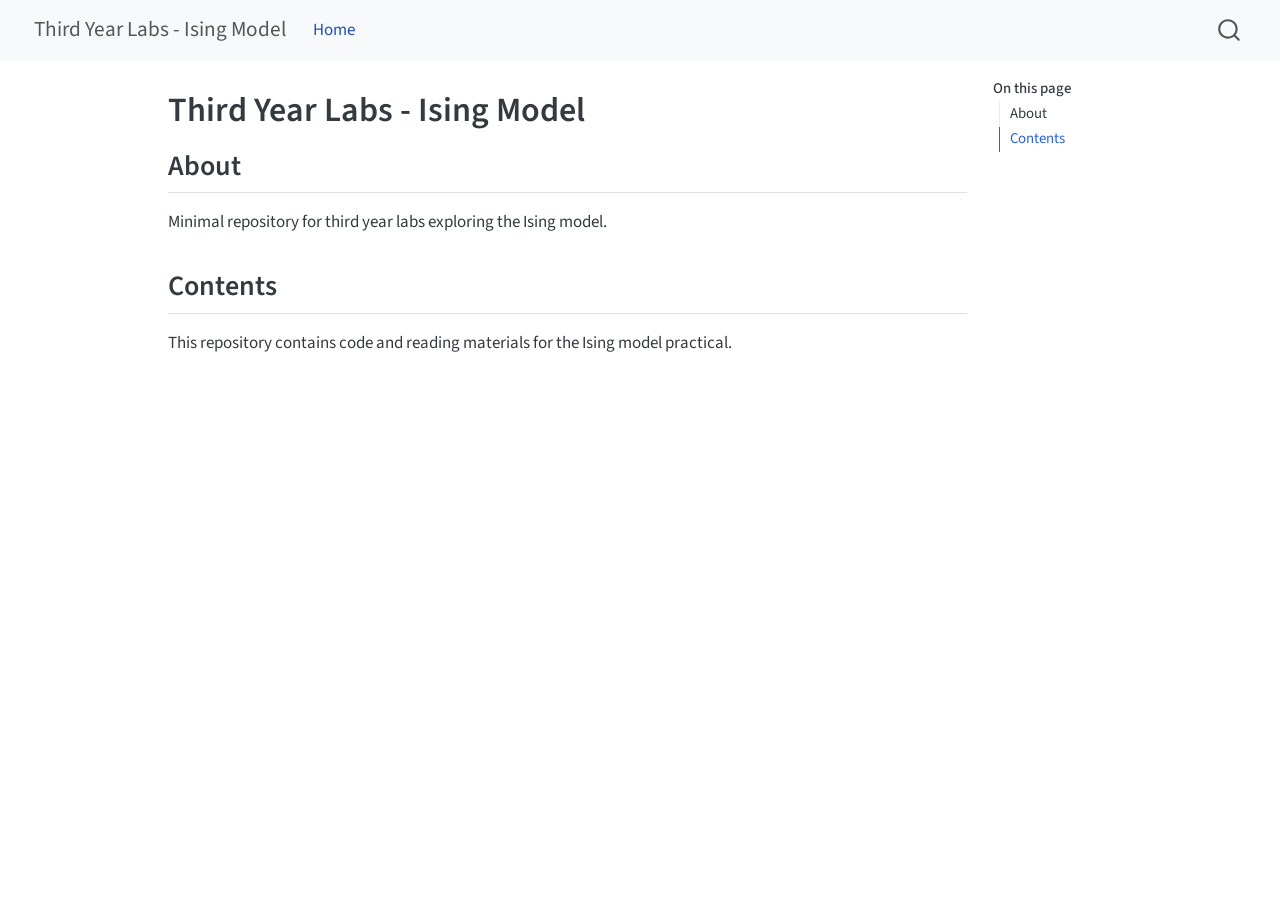
<file: docs/index.html>
<!DOCTYPE html>
<html xmlns="http://www.w3.org/1999/xhtml" lang="en" xml:lang="en"><head>

<meta charset="utf-8">
<meta name="generator" content="quarto-1.8.25">

<meta name="viewport" content="width=device-width, initial-scale=1.0, user-scalable=yes">


<title>Third Year Labs - Ising Model</title>
<style>
code{white-space: pre-wrap;}
span.smallcaps{font-variant: small-caps;}
div.columns{display: flex; gap: min(4vw, 1.5em);}
div.column{flex: auto; overflow-x: auto;}
div.hanging-indent{margin-left: 1.5em; text-indent: -1.5em;}
ul.task-list{list-style: none;}
ul.task-list li input[type="checkbox"] {
  width: 0.8em;
  margin: 0 0.8em 0.2em -1em; /* quarto-specific, see https://github.com/quarto-dev/quarto-cli/issues/4556 */ 
  vertical-align: middle;
}
</style>


<script src="site_libs/quarto-nav/quarto-nav.js"></script>
<script src="site_libs/quarto-nav/headroom.min.js"></script>
<script src="site_libs/clipboard/clipboard.min.js"></script>
<script src="site_libs/quarto-search/autocomplete.umd.js"></script>
<script src="site_libs/quarto-search/fuse.min.js"></script>
<script src="site_libs/quarto-search/quarto-search.js"></script>
<meta name="quarto:offset" content="./">
<script src="site_libs/quarto-html/quarto.js" type="module"></script>
<script src="site_libs/quarto-html/tabsets/tabsets.js" type="module"></script>
<script src="site_libs/quarto-html/axe/axe-check.js" type="module"></script>
<script src="site_libs/quarto-html/popper.min.js"></script>
<script src="site_libs/quarto-html/tippy.umd.min.js"></script>
<script src="site_libs/quarto-html/anchor.min.js"></script>
<link href="site_libs/quarto-html/tippy.css" rel="stylesheet">
<link href="site_libs/quarto-html/quarto-syntax-highlighting-7b89279ff1a6dce999919e0e67d4d9ec.css" rel="stylesheet" id="quarto-text-highlighting-styles">
<script src="site_libs/bootstrap/bootstrap.min.js"></script>
<link href="site_libs/bootstrap/bootstrap-icons.css" rel="stylesheet">
<link href="site_libs/bootstrap/bootstrap-5b4ad623e5705c0698d39aec6f10cf02.min.css" rel="stylesheet" append-hash="true" id="quarto-bootstrap" data-mode="light">
<script id="quarto-search-options" type="application/json">{
  "location": "navbar",
  "copy-button": false,
  "collapse-after": 3,
  "panel-placement": "end",
  "type": "overlay",
  "limit": 50,
  "keyboard-shortcut": [
    "f",
    "/",
    "s"
  ],
  "show-item-context": false,
  "language": {
    "search-no-results-text": "No results",
    "search-matching-documents-text": "matching documents",
    "search-copy-link-title": "Copy link to search",
    "search-hide-matches-text": "Hide additional matches",
    "search-more-match-text": "more match in this document",
    "search-more-matches-text": "more matches in this document",
    "search-clear-button-title": "Clear",
    "search-text-placeholder": "",
    "search-detached-cancel-button-title": "Cancel",
    "search-submit-button-title": "Submit",
    "search-label": "Search"
  }
}</script>


<link rel="stylesheet" href="styles.css">
</head>

<body class="nav-fixed quarto-light">

<div id="quarto-search-results"></div>
  <header id="quarto-header" class="headroom fixed-top">
    <nav class="navbar navbar-expand-lg " data-bs-theme="dark">
      <div class="navbar-container container-fluid">
      <div class="navbar-brand-container mx-auto">
    <a href="./index.html" class="navbar-brand navbar-brand-logo">
    </a>
    <a class="navbar-brand" href="./index.html">
    <span class="navbar-title">Third Year Labs - Ising Model</span>
    </a>
  </div>
            <div id="quarto-search" class="" title="Search"></div>
          <button class="navbar-toggler" type="button" data-bs-toggle="collapse" data-bs-target="#navbarCollapse" aria-controls="navbarCollapse" role="menu" aria-expanded="false" aria-label="Toggle navigation" onclick="if (window.quartoToggleHeadroom) { window.quartoToggleHeadroom(); }">
  <span class="navbar-toggler-icon"></span>
</button>
          <div class="collapse navbar-collapse" id="navbarCollapse">
            <ul class="navbar-nav navbar-nav-scroll me-auto">
  <li class="nav-item">
    <a class="nav-link active" href="./index.html" aria-current="page"> 
<span class="menu-text">Home</span></a>
  </li>  
</ul>
          </div> <!-- /navcollapse -->
            <div class="quarto-navbar-tools">
</div>
      </div> <!-- /container-fluid -->
    </nav>
</header>
<!-- content -->
<div id="quarto-content" class="quarto-container page-columns page-rows-contents page-layout-article page-navbar">
<!-- sidebar -->
<!-- margin-sidebar -->
    <div id="quarto-margin-sidebar" class="sidebar margin-sidebar">
        <nav id="TOC" role="doc-toc" class="toc-active">
    <h2 id="toc-title">On this page</h2>
   
  <ul>
  <li><a href="#about" id="toc-about" class="nav-link active" data-scroll-target="#about">About</a></li>
  <li><a href="#contents" id="toc-contents" class="nav-link" data-scroll-target="#contents">Contents</a></li>
  </ul>
</nav>
    </div>
<!-- main -->
<main class="content" id="quarto-document-content">

<header id="title-block-header" class="quarto-title-block default">
<div class="quarto-title">
<h1 class="title">Third Year Labs - Ising Model</h1>
</div>



<div class="quarto-title-meta">

    
  
    
  </div>
  


</header>


<section id="about" class="level2">
<h2 class="anchored" data-anchor-id="about">About</h2>
<p>Minimal repository for third year labs exploring the Ising model.</p>
</section>
<section id="contents" class="level2">
<h2 class="anchored" data-anchor-id="contents">Contents</h2>
<p>This repository contains code and reading materials for the Ising model practical.</p>


</section>

</main> <!-- /main -->
<script id="quarto-html-after-body" type="application/javascript">
  window.document.addEventListener("DOMContentLoaded", function (event) {
    const icon = "";
    const anchorJS = new window.AnchorJS();
    anchorJS.options = {
      placement: 'right',
      icon: icon
    };
    anchorJS.add('.anchored');
    const isCodeAnnotation = (el) => {
      for (const clz of el.classList) {
        if (clz.startsWith('code-annotation-')) {                     
          return true;
        }
      }
      return false;
    }
    const onCopySuccess = function(e) {
      // button target
      const button = e.trigger;
      // don't keep focus
      button.blur();
      // flash "checked"
      button.classList.add('code-copy-button-checked');
      var currentTitle = button.getAttribute("title");
      button.setAttribute("title", "Copied!");
      let tooltip;
      if (window.bootstrap) {
        button.setAttribute("data-bs-toggle", "tooltip");
        button.setAttribute("data-bs-placement", "left");
        button.setAttribute("data-bs-title", "Copied!");
        tooltip = new bootstrap.Tooltip(button, 
          { trigger: "manual", 
            customClass: "code-copy-button-tooltip",
            offset: [0, -8]});
        tooltip.show();    
      }
      setTimeout(function() {
        if (tooltip) {
          tooltip.hide();
          button.removeAttribute("data-bs-title");
          button.removeAttribute("data-bs-toggle");
          button.removeAttribute("data-bs-placement");
        }
        button.setAttribute("title", currentTitle);
        button.classList.remove('code-copy-button-checked');
      }, 1000);
      // clear code selection
      e.clearSelection();
    }
    const getTextToCopy = function(trigger) {
      const outerScaffold = trigger.parentElement.cloneNode(true);
      const codeEl = outerScaffold.querySelector('code');
      for (const childEl of codeEl.children) {
        if (isCodeAnnotation(childEl)) {
          childEl.remove();
        }
      }
      return codeEl.innerText;
    }
    const clipboard = new window.ClipboardJS('.code-copy-button:not([data-in-quarto-modal])', {
      text: getTextToCopy
    });
    clipboard.on('success', onCopySuccess);
    if (window.document.getElementById('quarto-embedded-source-code-modal')) {
      const clipboardModal = new window.ClipboardJS('.code-copy-button[data-in-quarto-modal]', {
        text: getTextToCopy,
        container: window.document.getElementById('quarto-embedded-source-code-modal')
      });
      clipboardModal.on('success', onCopySuccess);
    }
      var localhostRegex = new RegExp(/^(?:http|https):\/\/localhost\:?[0-9]*\//);
      var mailtoRegex = new RegExp(/^mailto:/);
        var filterRegex = new RegExp('/' + window.location.host + '/');
      var isInternal = (href) => {
          return filterRegex.test(href) || localhostRegex.test(href) || mailtoRegex.test(href);
      }
      // Inspect non-navigation links and adorn them if external
     var links = window.document.querySelectorAll('a[href]:not(.nav-link):not(.navbar-brand):not(.toc-action):not(.sidebar-link):not(.sidebar-item-toggle):not(.pagination-link):not(.no-external):not([aria-hidden]):not(.dropdown-item):not(.quarto-navigation-tool):not(.about-link)');
      for (var i=0; i<links.length; i++) {
        const link = links[i];
        if (!isInternal(link.href)) {
          // undo the damage that might have been done by quarto-nav.js in the case of
          // links that we want to consider external
          if (link.dataset.originalHref !== undefined) {
            link.href = link.dataset.originalHref;
          }
        }
      }
    function tippyHover(el, contentFn, onTriggerFn, onUntriggerFn) {
      const config = {
        allowHTML: true,
        maxWidth: 500,
        delay: 100,
        arrow: false,
        appendTo: function(el) {
            return el.parentElement;
        },
        interactive: true,
        interactiveBorder: 10,
        theme: 'quarto',
        placement: 'bottom-start',
      };
      if (contentFn) {
        config.content = contentFn;
      }
      if (onTriggerFn) {
        config.onTrigger = onTriggerFn;
      }
      if (onUntriggerFn) {
        config.onUntrigger = onUntriggerFn;
      }
      window.tippy(el, config); 
    }
    const noterefs = window.document.querySelectorAll('a[role="doc-noteref"]');
    for (var i=0; i<noterefs.length; i++) {
      const ref = noterefs[i];
      tippyHover(ref, function() {
        // use id or data attribute instead here
        let href = ref.getAttribute('data-footnote-href') || ref.getAttribute('href');
        try { href = new URL(href).hash; } catch {}
        const id = href.replace(/^#\/?/, "");
        const note = window.document.getElementById(id);
        if (note) {
          return note.innerHTML;
        } else {
          return "";
        }
      });
    }
    const xrefs = window.document.querySelectorAll('a.quarto-xref');
    const processXRef = (id, note) => {
      // Strip column container classes
      const stripColumnClz = (el) => {
        el.classList.remove("page-full", "page-columns");
        if (el.children) {
          for (const child of el.children) {
            stripColumnClz(child);
          }
        }
      }
      stripColumnClz(note)
      if (id === null || id.startsWith('sec-')) {
        // Special case sections, only their first couple elements
        const container = document.createElement("div");
        if (note.children && note.children.length > 2) {
          container.appendChild(note.children[0].cloneNode(true));
          for (let i = 1; i < note.children.length; i++) {
            const child = note.children[i];
            if (child.tagName === "P" && child.innerText === "") {
              continue;
            } else {
              container.appendChild(child.cloneNode(true));
              break;
            }
          }
          if (window.Quarto?.typesetMath) {
            window.Quarto.typesetMath(container);
          }
          return container.innerHTML
        } else {
          if (window.Quarto?.typesetMath) {
            window.Quarto.typesetMath(note);
          }
          return note.innerHTML;
        }
      } else {
        // Remove any anchor links if they are present
        const anchorLink = note.querySelector('a.anchorjs-link');
        if (anchorLink) {
          anchorLink.remove();
        }
        if (window.Quarto?.typesetMath) {
          window.Quarto.typesetMath(note);
        }
        if (note.classList.contains("callout")) {
          return note.outerHTML;
        } else {
          return note.innerHTML;
        }
      }
    }
    for (var i=0; i<xrefs.length; i++) {
      const xref = xrefs[i];
      tippyHover(xref, undefined, function(instance) {
        instance.disable();
        let url = xref.getAttribute('href');
        let hash = undefined; 
        if (url.startsWith('#')) {
          hash = url;
        } else {
          try { hash = new URL(url).hash; } catch {}
        }
        if (hash) {
          const id = hash.replace(/^#\/?/, "");
          const note = window.document.getElementById(id);
          if (note !== null) {
            try {
              const html = processXRef(id, note.cloneNode(true));
              instance.setContent(html);
            } finally {
              instance.enable();
              instance.show();
            }
          } else {
            // See if we can fetch this
            fetch(url.split('#')[0])
            .then(res => res.text())
            .then(html => {
              const parser = new DOMParser();
              const htmlDoc = parser.parseFromString(html, "text/html");
              const note = htmlDoc.getElementById(id);
              if (note !== null) {
                const html = processXRef(id, note);
                instance.setContent(html);
              } 
            }).finally(() => {
              instance.enable();
              instance.show();
            });
          }
        } else {
          // See if we can fetch a full url (with no hash to target)
          // This is a special case and we should probably do some content thinning / targeting
          fetch(url)
          .then(res => res.text())
          .then(html => {
            const parser = new DOMParser();
            const htmlDoc = parser.parseFromString(html, "text/html");
            const note = htmlDoc.querySelector('main.content');
            if (note !== null) {
              // This should only happen for chapter cross references
              // (since there is no id in the URL)
              // remove the first header
              if (note.children.length > 0 && note.children[0].tagName === "HEADER") {
                note.children[0].remove();
              }
              const html = processXRef(null, note);
              instance.setContent(html);
            } 
          }).finally(() => {
            instance.enable();
            instance.show();
          });
        }
      }, function(instance) {
      });
    }
        let selectedAnnoteEl;
        const selectorForAnnotation = ( cell, annotation) => {
          let cellAttr = 'data-code-cell="' + cell + '"';
          let lineAttr = 'data-code-annotation="' +  annotation + '"';
          const selector = 'span[' + cellAttr + '][' + lineAttr + ']';
          return selector;
        }
        const selectCodeLines = (annoteEl) => {
          const doc = window.document;
          const targetCell = annoteEl.getAttribute("data-target-cell");
          const targetAnnotation = annoteEl.getAttribute("data-target-annotation");
          const annoteSpan = window.document.querySelector(selectorForAnnotation(targetCell, targetAnnotation));
          const lines = annoteSpan.getAttribute("data-code-lines").split(",");
          const lineIds = lines.map((line) => {
            return targetCell + "-" + line;
          })
          let top = null;
          let height = null;
          let parent = null;
          if (lineIds.length > 0) {
              //compute the position of the single el (top and bottom and make a div)
              const el = window.document.getElementById(lineIds[0]);
              top = el.offsetTop;
              height = el.offsetHeight;
              parent = el.parentElement.parentElement;
            if (lineIds.length > 1) {
              const lastEl = window.document.getElementById(lineIds[lineIds.length - 1]);
              const bottom = lastEl.offsetTop + lastEl.offsetHeight;
              height = bottom - top;
            }
            if (top !== null && height !== null && parent !== null) {
              // cook up a div (if necessary) and position it 
              let div = window.document.getElementById("code-annotation-line-highlight");
              if (div === null) {
                div = window.document.createElement("div");
                div.setAttribute("id", "code-annotation-line-highlight");
                div.style.position = 'absolute';
                parent.appendChild(div);
              }
              div.style.top = top - 2 + "px";
              div.style.height = height + 4 + "px";
              div.style.left = 0;
              let gutterDiv = window.document.getElementById("code-annotation-line-highlight-gutter");
              if (gutterDiv === null) {
                gutterDiv = window.document.createElement("div");
                gutterDiv.setAttribute("id", "code-annotation-line-highlight-gutter");
                gutterDiv.style.position = 'absolute';
                const codeCell = window.document.getElementById(targetCell);
                const gutter = codeCell.querySelector('.code-annotation-gutter');
                gutter.appendChild(gutterDiv);
              }
              gutterDiv.style.top = top - 2 + "px";
              gutterDiv.style.height = height + 4 + "px";
            }
            selectedAnnoteEl = annoteEl;
          }
        };
        const unselectCodeLines = () => {
          const elementsIds = ["code-annotation-line-highlight", "code-annotation-line-highlight-gutter"];
          elementsIds.forEach((elId) => {
            const div = window.document.getElementById(elId);
            if (div) {
              div.remove();
            }
          });
          selectedAnnoteEl = undefined;
        };
          // Handle positioning of the toggle
      window.addEventListener(
        "resize",
        throttle(() => {
          elRect = undefined;
          if (selectedAnnoteEl) {
            selectCodeLines(selectedAnnoteEl);
          }
        }, 10)
      );
      function throttle(fn, ms) {
      let throttle = false;
      let timer;
        return (...args) => {
          if(!throttle) { // first call gets through
              fn.apply(this, args);
              throttle = true;
          } else { // all the others get throttled
              if(timer) clearTimeout(timer); // cancel #2
              timer = setTimeout(() => {
                fn.apply(this, args);
                timer = throttle = false;
              }, ms);
          }
        };
      }
        // Attach click handler to the DT
        const annoteDls = window.document.querySelectorAll('dt[data-target-cell]');
        for (const annoteDlNode of annoteDls) {
          annoteDlNode.addEventListener('click', (event) => {
            const clickedEl = event.target;
            if (clickedEl !== selectedAnnoteEl) {
              unselectCodeLines();
              const activeEl = window.document.querySelector('dt[data-target-cell].code-annotation-active');
              if (activeEl) {
                activeEl.classList.remove('code-annotation-active');
              }
              selectCodeLines(clickedEl);
              clickedEl.classList.add('code-annotation-active');
            } else {
              // Unselect the line
              unselectCodeLines();
              clickedEl.classList.remove('code-annotation-active');
            }
          });
        }
    const findCites = (el) => {
      const parentEl = el.parentElement;
      if (parentEl) {
        const cites = parentEl.dataset.cites;
        if (cites) {
          return {
            el,
            cites: cites.split(' ')
          };
        } else {
          return findCites(el.parentElement)
        }
      } else {
        return undefined;
      }
    };
    var bibliorefs = window.document.querySelectorAll('a[role="doc-biblioref"]');
    for (var i=0; i<bibliorefs.length; i++) {
      const ref = bibliorefs[i];
      const citeInfo = findCites(ref);
      if (citeInfo) {
        tippyHover(citeInfo.el, function() {
          var popup = window.document.createElement('div');
          citeInfo.cites.forEach(function(cite) {
            var citeDiv = window.document.createElement('div');
            citeDiv.classList.add('hanging-indent');
            citeDiv.classList.add('csl-entry');
            var biblioDiv = window.document.getElementById('ref-' + cite);
            if (biblioDiv) {
              citeDiv.innerHTML = biblioDiv.innerHTML;
            }
            popup.appendChild(citeDiv);
          });
          return popup.innerHTML;
        });
      }
    }
  });
  </script>
</div> <!-- /content -->




</body></html>
</file>
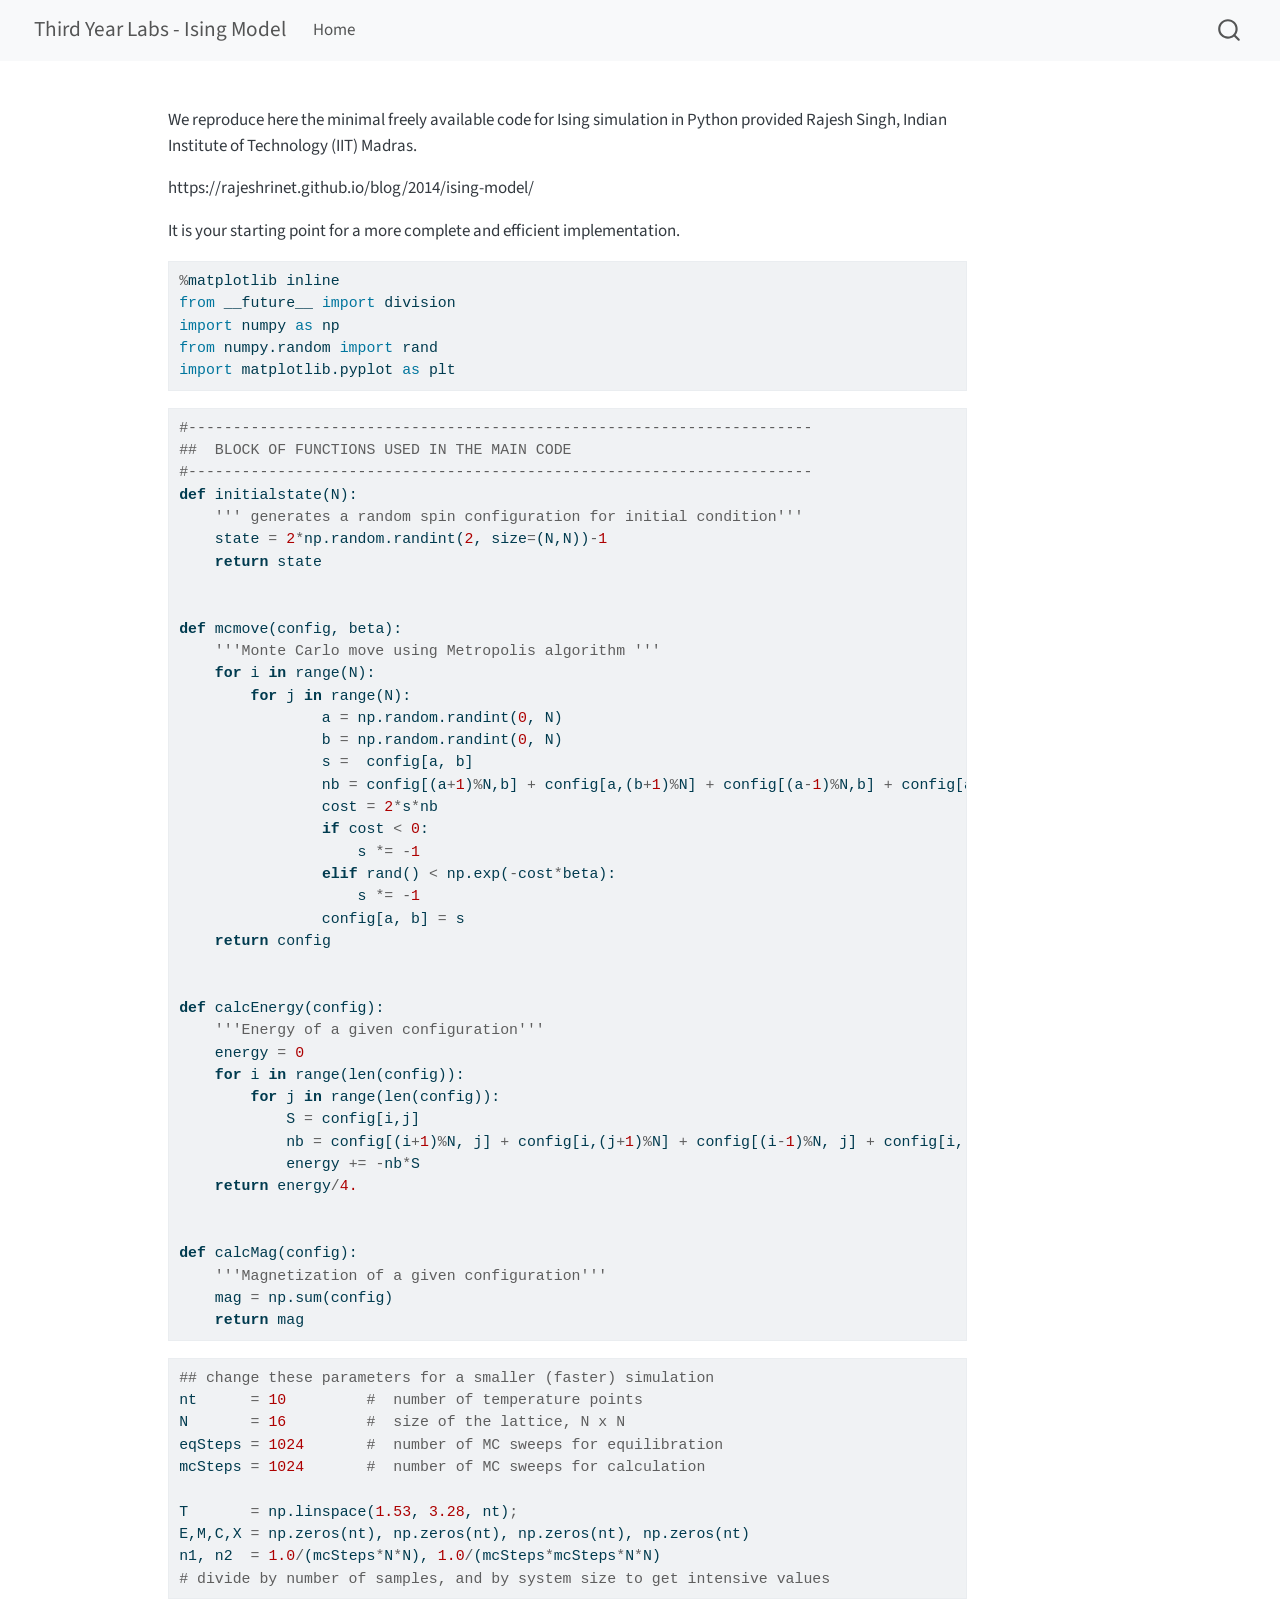
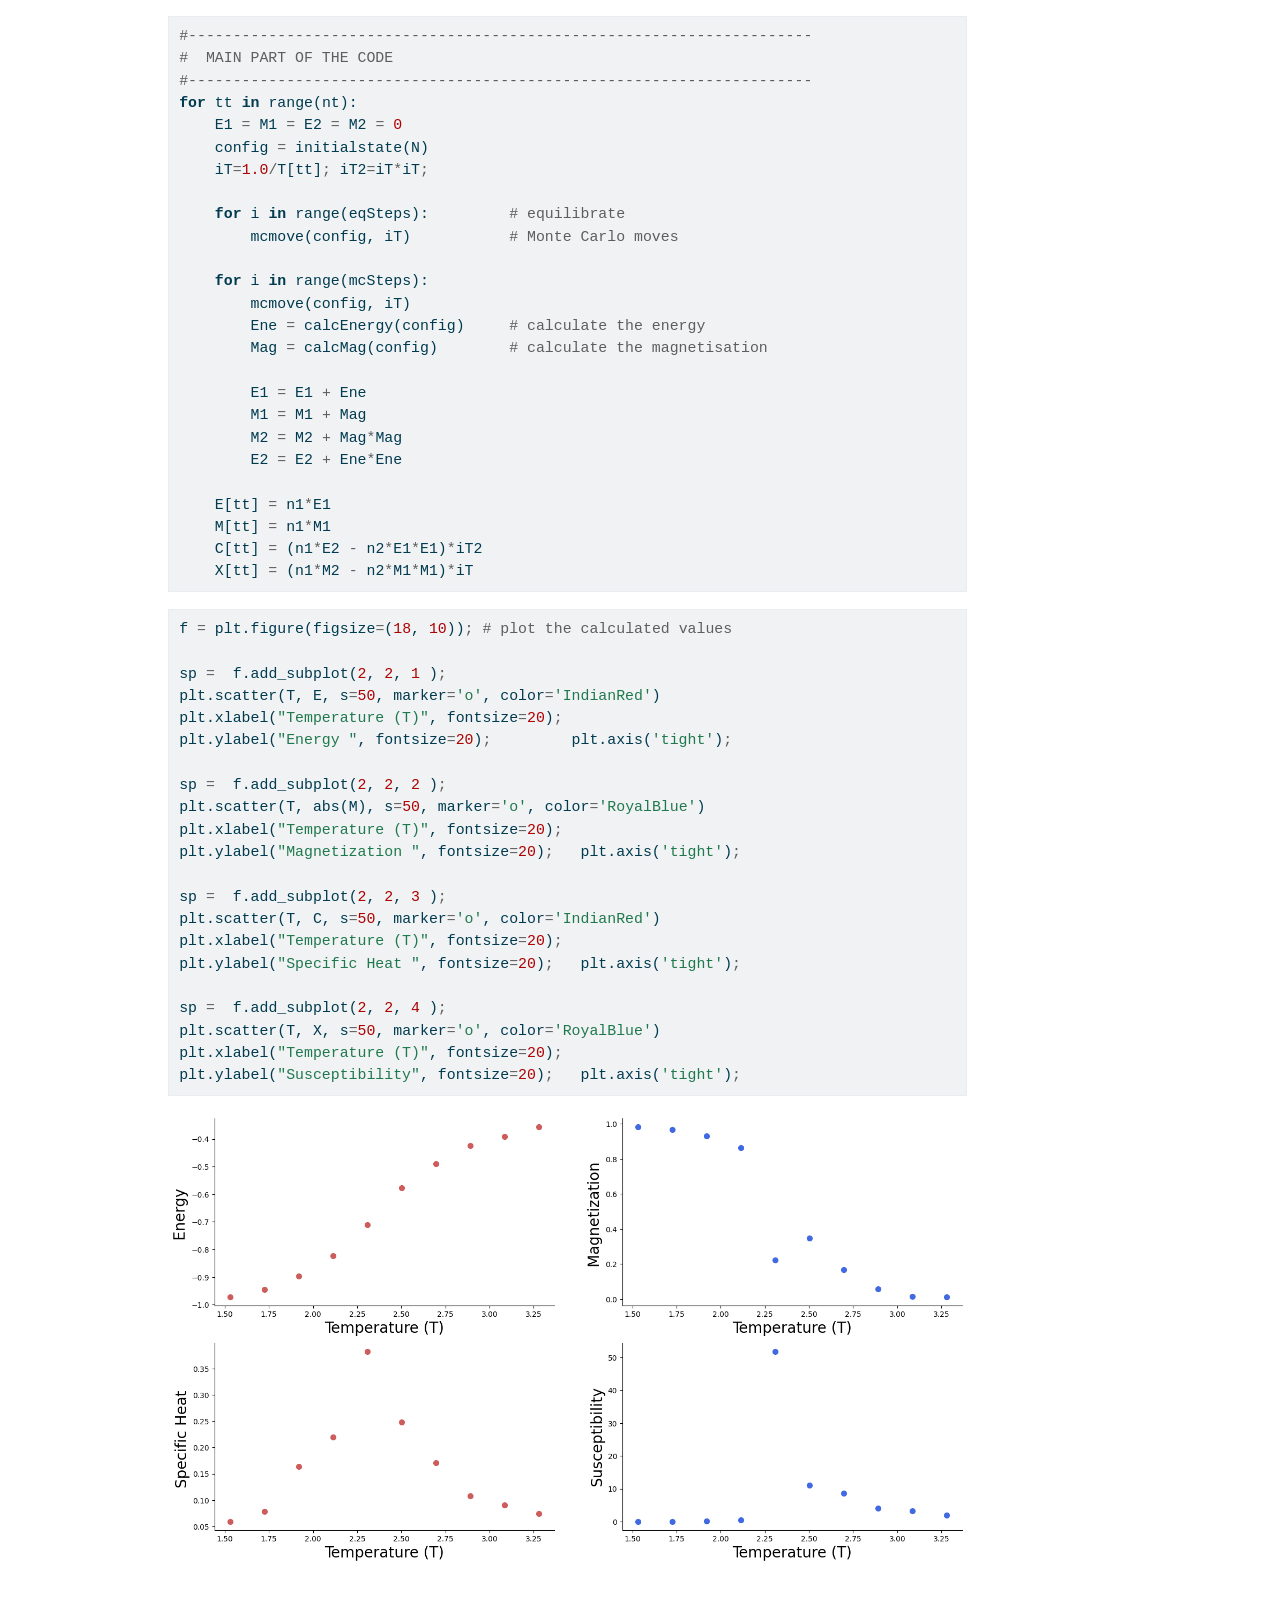
<file: docs/code/ising.html>
<!DOCTYPE html>
<html xmlns="http://www.w3.org/1999/xhtml" lang="en" xml:lang="en"><head>

<meta charset="utf-8">
<meta name="generator" content="quarto-1.8.25">

<meta name="viewport" content="width=device-width, initial-scale=1.0, user-scalable=yes">


<title>ising – Third Year Labs - Ising Model</title>
<style>
code{white-space: pre-wrap;}
span.smallcaps{font-variant: small-caps;}
div.columns{display: flex; gap: min(4vw, 1.5em);}
div.column{flex: auto; overflow-x: auto;}
div.hanging-indent{margin-left: 1.5em; text-indent: -1.5em;}
ul.task-list{list-style: none;}
ul.task-list li input[type="checkbox"] {
  width: 0.8em;
  margin: 0 0.8em 0.2em -1em; /* quarto-specific, see https://github.com/quarto-dev/quarto-cli/issues/4556 */ 
  vertical-align: middle;
}
/* CSS for syntax highlighting */
html { -webkit-text-size-adjust: 100%; }
pre > code.sourceCode { white-space: pre; position: relative; }
pre > code.sourceCode > span { display: inline-block; line-height: 1.25; }
pre > code.sourceCode > span:empty { height: 1.2em; }
.sourceCode { overflow: visible; }
code.sourceCode > span { color: inherit; text-decoration: inherit; }
div.sourceCode { margin: 1em 0; }
pre.sourceCode { margin: 0; }
@media screen {
div.sourceCode { overflow: auto; }
}
@media print {
pre > code.sourceCode { white-space: pre-wrap; }
pre > code.sourceCode > span { text-indent: -5em; padding-left: 5em; }
}
pre.numberSource code
  { counter-reset: source-line 0; }
pre.numberSource code > span
  { position: relative; left: -4em; counter-increment: source-line; }
pre.numberSource code > span > a:first-child::before
  { content: counter(source-line);
    position: relative; left: -1em; text-align: right; vertical-align: baseline;
    border: none; display: inline-block;
    -webkit-touch-callout: none; -webkit-user-select: none;
    -khtml-user-select: none; -moz-user-select: none;
    -ms-user-select: none; user-select: none;
    padding: 0 4px; width: 4em;
  }
pre.numberSource { margin-left: 3em;  padding-left: 4px; }
div.sourceCode
  {   }
@media screen {
pre > code.sourceCode > span > a:first-child::before { text-decoration: underline; }
}
</style>


<script src="../site_libs/quarto-nav/quarto-nav.js"></script>
<script src="../site_libs/quarto-nav/headroom.min.js"></script>
<script src="../site_libs/clipboard/clipboard.min.js"></script>
<script src="../site_libs/quarto-search/autocomplete.umd.js"></script>
<script src="../site_libs/quarto-search/fuse.min.js"></script>
<script src="../site_libs/quarto-search/quarto-search.js"></script>
<meta name="quarto:offset" content="../">
<script src="../site_libs/quarto-html/quarto.js" type="module"></script>
<script src="../site_libs/quarto-html/tabsets/tabsets.js" type="module"></script>
<script src="../site_libs/quarto-html/axe/axe-check.js" type="module"></script>
<script src="../site_libs/quarto-html/popper.min.js"></script>
<script src="../site_libs/quarto-html/tippy.umd.min.js"></script>
<script src="../site_libs/quarto-html/anchor.min.js"></script>
<link href="../site_libs/quarto-html/tippy.css" rel="stylesheet">
<link href="../site_libs/quarto-html/quarto-syntax-highlighting-7b89279ff1a6dce999919e0e67d4d9ec.css" rel="stylesheet" id="quarto-text-highlighting-styles">
<script src="../site_libs/bootstrap/bootstrap.min.js"></script>
<link href="../site_libs/bootstrap/bootstrap-icons.css" rel="stylesheet">
<link href="../site_libs/bootstrap/bootstrap-5b4ad623e5705c0698d39aec6f10cf02.min.css" rel="stylesheet" append-hash="true" id="quarto-bootstrap" data-mode="light">
<script id="quarto-search-options" type="application/json">{
  "location": "navbar",
  "copy-button": false,
  "collapse-after": 3,
  "panel-placement": "end",
  "type": "overlay",
  "limit": 50,
  "keyboard-shortcut": [
    "f",
    "/",
    "s"
  ],
  "show-item-context": false,
  "language": {
    "search-no-results-text": "No results",
    "search-matching-documents-text": "matching documents",
    "search-copy-link-title": "Copy link to search",
    "search-hide-matches-text": "Hide additional matches",
    "search-more-match-text": "more match in this document",
    "search-more-matches-text": "more matches in this document",
    "search-clear-button-title": "Clear",
    "search-text-placeholder": "",
    "search-detached-cancel-button-title": "Cancel",
    "search-submit-button-title": "Submit",
    "search-label": "Search"
  }
}</script>


<link rel="stylesheet" href="../styles.css">
</head>

<body class="nav-fixed quarto-light">

<div id="quarto-search-results"></div>
  <header id="quarto-header" class="headroom fixed-top">
    <nav class="navbar navbar-expand-lg " data-bs-theme="dark">
      <div class="navbar-container container-fluid">
      <div class="navbar-brand-container mx-auto">
    <a href="../index.html" class="navbar-brand navbar-brand-logo">
    </a>
    <a class="navbar-brand" href="../index.html">
    <span class="navbar-title">Third Year Labs - Ising Model</span>
    </a>
  </div>
            <div id="quarto-search" class="" title="Search"></div>
          <button class="navbar-toggler" type="button" data-bs-toggle="collapse" data-bs-target="#navbarCollapse" aria-controls="navbarCollapse" role="menu" aria-expanded="false" aria-label="Toggle navigation" onclick="if (window.quartoToggleHeadroom) { window.quartoToggleHeadroom(); }">
  <span class="navbar-toggler-icon"></span>
</button>
          <div class="collapse navbar-collapse" id="navbarCollapse">
            <ul class="navbar-nav navbar-nav-scroll me-auto">
  <li class="nav-item">
    <a class="nav-link" href="../index.html"> 
<span class="menu-text">Home</span></a>
  </li>  
</ul>
          </div> <!-- /navcollapse -->
            <div class="quarto-navbar-tools">
</div>
      </div> <!-- /container-fluid -->
    </nav>
</header>
<!-- content -->
<div id="quarto-content" class="quarto-container page-columns page-rows-contents page-layout-article page-navbar">
<!-- sidebar -->
<!-- margin-sidebar -->
    <div id="quarto-margin-sidebar" class="sidebar margin-sidebar zindex-bottom">
        
    </div>
<!-- main -->
<main class="content" id="quarto-document-content"><header id="title-block-header" class="quarto-title-block"></header>




<p>We reproduce here the minimal freely available code for Ising simulation in Python provided Rajesh Singh, Indian Institute of Technology (IIT) Madras.</p>
<p>https://rajeshrinet.github.io/blog/2014/ising-model/</p>
<p>It is your starting point for a more complete and efficient implementation.</p>
<div id="de9d4004" class="cell" data-execution_count="1">
<div class="code-copy-outer-scaffold"><div class="sourceCode cell-code" id="cb1"><pre class="sourceCode python code-with-copy"><code class="sourceCode python"><span id="cb1-1"><a href="#cb1-1" aria-hidden="true" tabindex="-1"></a><span class="op">%</span>matplotlib inline</span>
<span id="cb1-2"><a href="#cb1-2" aria-hidden="true" tabindex="-1"></a><span class="im">from</span> __future__ <span class="im">import</span> division</span>
<span id="cb1-3"><a href="#cb1-3" aria-hidden="true" tabindex="-1"></a><span class="im">import</span> numpy <span class="im">as</span> np</span>
<span id="cb1-4"><a href="#cb1-4" aria-hidden="true" tabindex="-1"></a><span class="im">from</span> numpy.random <span class="im">import</span> rand</span>
<span id="cb1-5"><a href="#cb1-5" aria-hidden="true" tabindex="-1"></a><span class="im">import</span> matplotlib.pyplot <span class="im">as</span> plt</span></code></pre></div><button title="Copy to Clipboard" class="code-copy-button"><i class="bi"></i></button></div>
</div>
<div id="29bc3240" class="cell" data-execution_count="2">
<div class="code-copy-outer-scaffold"><div class="sourceCode cell-code" id="cb2"><pre class="sourceCode python code-with-copy"><code class="sourceCode python"><span id="cb2-1"><a href="#cb2-1" aria-hidden="true" tabindex="-1"></a><span class="co">#----------------------------------------------------------------------</span></span>
<span id="cb2-2"><a href="#cb2-2" aria-hidden="true" tabindex="-1"></a><span class="co">##  BLOCK OF FUNCTIONS USED IN THE MAIN CODE</span></span>
<span id="cb2-3"><a href="#cb2-3" aria-hidden="true" tabindex="-1"></a><span class="co">#----------------------------------------------------------------------</span></span>
<span id="cb2-4"><a href="#cb2-4" aria-hidden="true" tabindex="-1"></a><span class="kw">def</span> initialstate(N):   </span>
<span id="cb2-5"><a href="#cb2-5" aria-hidden="true" tabindex="-1"></a>    <span class="co">''' generates a random spin configuration for initial condition'''</span></span>
<span id="cb2-6"><a href="#cb2-6" aria-hidden="true" tabindex="-1"></a>    state <span class="op">=</span> <span class="dv">2</span><span class="op">*</span>np.random.randint(<span class="dv">2</span>, size<span class="op">=</span>(N,N))<span class="op">-</span><span class="dv">1</span></span>
<span id="cb2-7"><a href="#cb2-7" aria-hidden="true" tabindex="-1"></a>    <span class="cf">return</span> state</span>
<span id="cb2-8"><a href="#cb2-8" aria-hidden="true" tabindex="-1"></a></span>
<span id="cb2-9"><a href="#cb2-9" aria-hidden="true" tabindex="-1"></a></span>
<span id="cb2-10"><a href="#cb2-10" aria-hidden="true" tabindex="-1"></a><span class="kw">def</span> mcmove(config, beta):</span>
<span id="cb2-11"><a href="#cb2-11" aria-hidden="true" tabindex="-1"></a>    <span class="co">'''Monte Carlo move using Metropolis algorithm '''</span></span>
<span id="cb2-12"><a href="#cb2-12" aria-hidden="true" tabindex="-1"></a>    <span class="cf">for</span> i <span class="kw">in</span> <span class="bu">range</span>(N):</span>
<span id="cb2-13"><a href="#cb2-13" aria-hidden="true" tabindex="-1"></a>        <span class="cf">for</span> j <span class="kw">in</span> <span class="bu">range</span>(N):</span>
<span id="cb2-14"><a href="#cb2-14" aria-hidden="true" tabindex="-1"></a>                a <span class="op">=</span> np.random.randint(<span class="dv">0</span>, N)</span>
<span id="cb2-15"><a href="#cb2-15" aria-hidden="true" tabindex="-1"></a>                b <span class="op">=</span> np.random.randint(<span class="dv">0</span>, N)</span>
<span id="cb2-16"><a href="#cb2-16" aria-hidden="true" tabindex="-1"></a>                s <span class="op">=</span>  config[a, b]</span>
<span id="cb2-17"><a href="#cb2-17" aria-hidden="true" tabindex="-1"></a>                nb <span class="op">=</span> config[(a<span class="op">+</span><span class="dv">1</span>)<span class="op">%</span>N,b] <span class="op">+</span> config[a,(b<span class="op">+</span><span class="dv">1</span>)<span class="op">%</span>N] <span class="op">+</span> config[(a<span class="op">-</span><span class="dv">1</span>)<span class="op">%</span>N,b] <span class="op">+</span> config[a,(b<span class="op">-</span><span class="dv">1</span>)<span class="op">%</span>N]</span>
<span id="cb2-18"><a href="#cb2-18" aria-hidden="true" tabindex="-1"></a>                cost <span class="op">=</span> <span class="dv">2</span><span class="op">*</span>s<span class="op">*</span>nb</span>
<span id="cb2-19"><a href="#cb2-19" aria-hidden="true" tabindex="-1"></a>                <span class="cf">if</span> cost <span class="op">&lt;</span> <span class="dv">0</span>:</span>
<span id="cb2-20"><a href="#cb2-20" aria-hidden="true" tabindex="-1"></a>                    s <span class="op">*=</span> <span class="op">-</span><span class="dv">1</span></span>
<span id="cb2-21"><a href="#cb2-21" aria-hidden="true" tabindex="-1"></a>                <span class="cf">elif</span> rand() <span class="op">&lt;</span> np.exp(<span class="op">-</span>cost<span class="op">*</span>beta):</span>
<span id="cb2-22"><a href="#cb2-22" aria-hidden="true" tabindex="-1"></a>                    s <span class="op">*=</span> <span class="op">-</span><span class="dv">1</span></span>
<span id="cb2-23"><a href="#cb2-23" aria-hidden="true" tabindex="-1"></a>                config[a, b] <span class="op">=</span> s</span>
<span id="cb2-24"><a href="#cb2-24" aria-hidden="true" tabindex="-1"></a>    <span class="cf">return</span> config</span>
<span id="cb2-25"><a href="#cb2-25" aria-hidden="true" tabindex="-1"></a></span>
<span id="cb2-26"><a href="#cb2-26" aria-hidden="true" tabindex="-1"></a></span>
<span id="cb2-27"><a href="#cb2-27" aria-hidden="true" tabindex="-1"></a><span class="kw">def</span> calcEnergy(config):</span>
<span id="cb2-28"><a href="#cb2-28" aria-hidden="true" tabindex="-1"></a>    <span class="co">'''Energy of a given configuration'''</span></span>
<span id="cb2-29"><a href="#cb2-29" aria-hidden="true" tabindex="-1"></a>    energy <span class="op">=</span> <span class="dv">0</span></span>
<span id="cb2-30"><a href="#cb2-30" aria-hidden="true" tabindex="-1"></a>    <span class="cf">for</span> i <span class="kw">in</span> <span class="bu">range</span>(<span class="bu">len</span>(config)):</span>
<span id="cb2-31"><a href="#cb2-31" aria-hidden="true" tabindex="-1"></a>        <span class="cf">for</span> j <span class="kw">in</span> <span class="bu">range</span>(<span class="bu">len</span>(config)):</span>
<span id="cb2-32"><a href="#cb2-32" aria-hidden="true" tabindex="-1"></a>            S <span class="op">=</span> config[i,j]</span>
<span id="cb2-33"><a href="#cb2-33" aria-hidden="true" tabindex="-1"></a>            nb <span class="op">=</span> config[(i<span class="op">+</span><span class="dv">1</span>)<span class="op">%</span>N, j] <span class="op">+</span> config[i,(j<span class="op">+</span><span class="dv">1</span>)<span class="op">%</span>N] <span class="op">+</span> config[(i<span class="op">-</span><span class="dv">1</span>)<span class="op">%</span>N, j] <span class="op">+</span> config[i,(j<span class="op">-</span><span class="dv">1</span>)<span class="op">%</span>N]</span>
<span id="cb2-34"><a href="#cb2-34" aria-hidden="true" tabindex="-1"></a>            energy <span class="op">+=</span> <span class="op">-</span>nb<span class="op">*</span>S</span>
<span id="cb2-35"><a href="#cb2-35" aria-hidden="true" tabindex="-1"></a>    <span class="cf">return</span> energy<span class="op">/</span><span class="fl">4.</span></span>
<span id="cb2-36"><a href="#cb2-36" aria-hidden="true" tabindex="-1"></a></span>
<span id="cb2-37"><a href="#cb2-37" aria-hidden="true" tabindex="-1"></a></span>
<span id="cb2-38"><a href="#cb2-38" aria-hidden="true" tabindex="-1"></a><span class="kw">def</span> calcMag(config):</span>
<span id="cb2-39"><a href="#cb2-39" aria-hidden="true" tabindex="-1"></a>    <span class="co">'''Magnetization of a given configuration'''</span></span>
<span id="cb2-40"><a href="#cb2-40" aria-hidden="true" tabindex="-1"></a>    mag <span class="op">=</span> np.<span class="bu">sum</span>(config)</span>
<span id="cb2-41"><a href="#cb2-41" aria-hidden="true" tabindex="-1"></a>    <span class="cf">return</span> mag</span></code></pre></div><button title="Copy to Clipboard" class="code-copy-button"><i class="bi"></i></button></div>
</div>
<div id="861cb121" class="cell" data-execution_count="3">
<div class="code-copy-outer-scaffold"><div class="sourceCode cell-code" id="cb3"><pre class="sourceCode python code-with-copy"><code class="sourceCode python"><span id="cb3-1"><a href="#cb3-1" aria-hidden="true" tabindex="-1"></a><span class="co">## change these parameters for a smaller (faster) simulation </span></span>
<span id="cb3-2"><a href="#cb3-2" aria-hidden="true" tabindex="-1"></a>nt      <span class="op">=</span> <span class="dv">10</span>         <span class="co">#  number of temperature points</span></span>
<span id="cb3-3"><a href="#cb3-3" aria-hidden="true" tabindex="-1"></a>N       <span class="op">=</span> <span class="dv">16</span>         <span class="co">#  size of the lattice, N x N</span></span>
<span id="cb3-4"><a href="#cb3-4" aria-hidden="true" tabindex="-1"></a>eqSteps <span class="op">=</span> <span class="dv">1024</span>       <span class="co">#  number of MC sweeps for equilibration</span></span>
<span id="cb3-5"><a href="#cb3-5" aria-hidden="true" tabindex="-1"></a>mcSteps <span class="op">=</span> <span class="dv">1024</span>       <span class="co">#  number of MC sweeps for calculation</span></span>
<span id="cb3-6"><a href="#cb3-6" aria-hidden="true" tabindex="-1"></a></span>
<span id="cb3-7"><a href="#cb3-7" aria-hidden="true" tabindex="-1"></a>T       <span class="op">=</span> np.linspace(<span class="fl">1.53</span>, <span class="fl">3.28</span>, nt)<span class="op">;</span> </span>
<span id="cb3-8"><a href="#cb3-8" aria-hidden="true" tabindex="-1"></a>E,M,C,X <span class="op">=</span> np.zeros(nt), np.zeros(nt), np.zeros(nt), np.zeros(nt)</span>
<span id="cb3-9"><a href="#cb3-9" aria-hidden="true" tabindex="-1"></a>n1, n2  <span class="op">=</span> <span class="fl">1.0</span><span class="op">/</span>(mcSteps<span class="op">*</span>N<span class="op">*</span>N), <span class="fl">1.0</span><span class="op">/</span>(mcSteps<span class="op">*</span>mcSteps<span class="op">*</span>N<span class="op">*</span>N) </span>
<span id="cb3-10"><a href="#cb3-10" aria-hidden="true" tabindex="-1"></a><span class="co"># divide by number of samples, and by system size to get intensive values</span></span></code></pre></div><button title="Copy to Clipboard" class="code-copy-button"><i class="bi"></i></button></div>
</div>
<div id="1a5540b6" class="cell" data-execution_count="4">
<div class="code-copy-outer-scaffold"><div class="sourceCode cell-code" id="cb4"><pre class="sourceCode python code-with-copy"><code class="sourceCode python"><span id="cb4-1"><a href="#cb4-1" aria-hidden="true" tabindex="-1"></a><span class="co">#----------------------------------------------------------------------</span></span>
<span id="cb4-2"><a href="#cb4-2" aria-hidden="true" tabindex="-1"></a><span class="co">#  MAIN PART OF THE CODE</span></span>
<span id="cb4-3"><a href="#cb4-3" aria-hidden="true" tabindex="-1"></a><span class="co">#----------------------------------------------------------------------</span></span>
<span id="cb4-4"><a href="#cb4-4" aria-hidden="true" tabindex="-1"></a><span class="cf">for</span> tt <span class="kw">in</span> <span class="bu">range</span>(nt):</span>
<span id="cb4-5"><a href="#cb4-5" aria-hidden="true" tabindex="-1"></a>    E1 <span class="op">=</span> M1 <span class="op">=</span> E2 <span class="op">=</span> M2 <span class="op">=</span> <span class="dv">0</span></span>
<span id="cb4-6"><a href="#cb4-6" aria-hidden="true" tabindex="-1"></a>    config <span class="op">=</span> initialstate(N)</span>
<span id="cb4-7"><a href="#cb4-7" aria-hidden="true" tabindex="-1"></a>    iT<span class="op">=</span><span class="fl">1.0</span><span class="op">/</span>T[tt]<span class="op">;</span> iT2<span class="op">=</span>iT<span class="op">*</span>iT<span class="op">;</span></span>
<span id="cb4-8"><a href="#cb4-8" aria-hidden="true" tabindex="-1"></a>    </span>
<span id="cb4-9"><a href="#cb4-9" aria-hidden="true" tabindex="-1"></a>    <span class="cf">for</span> i <span class="kw">in</span> <span class="bu">range</span>(eqSteps):         <span class="co"># equilibrate</span></span>
<span id="cb4-10"><a href="#cb4-10" aria-hidden="true" tabindex="-1"></a>        mcmove(config, iT)           <span class="co"># Monte Carlo moves</span></span>
<span id="cb4-11"><a href="#cb4-11" aria-hidden="true" tabindex="-1"></a></span>
<span id="cb4-12"><a href="#cb4-12" aria-hidden="true" tabindex="-1"></a>    <span class="cf">for</span> i <span class="kw">in</span> <span class="bu">range</span>(mcSteps):</span>
<span id="cb4-13"><a href="#cb4-13" aria-hidden="true" tabindex="-1"></a>        mcmove(config, iT)           </span>
<span id="cb4-14"><a href="#cb4-14" aria-hidden="true" tabindex="-1"></a>        Ene <span class="op">=</span> calcEnergy(config)     <span class="co"># calculate the energy</span></span>
<span id="cb4-15"><a href="#cb4-15" aria-hidden="true" tabindex="-1"></a>        Mag <span class="op">=</span> calcMag(config)        <span class="co"># calculate the magnetisation</span></span>
<span id="cb4-16"><a href="#cb4-16" aria-hidden="true" tabindex="-1"></a></span>
<span id="cb4-17"><a href="#cb4-17" aria-hidden="true" tabindex="-1"></a>        E1 <span class="op">=</span> E1 <span class="op">+</span> Ene</span>
<span id="cb4-18"><a href="#cb4-18" aria-hidden="true" tabindex="-1"></a>        M1 <span class="op">=</span> M1 <span class="op">+</span> Mag</span>
<span id="cb4-19"><a href="#cb4-19" aria-hidden="true" tabindex="-1"></a>        M2 <span class="op">=</span> M2 <span class="op">+</span> Mag<span class="op">*</span>Mag </span>
<span id="cb4-20"><a href="#cb4-20" aria-hidden="true" tabindex="-1"></a>        E2 <span class="op">=</span> E2 <span class="op">+</span> Ene<span class="op">*</span>Ene</span>
<span id="cb4-21"><a href="#cb4-21" aria-hidden="true" tabindex="-1"></a></span>
<span id="cb4-22"><a href="#cb4-22" aria-hidden="true" tabindex="-1"></a>    E[tt] <span class="op">=</span> n1<span class="op">*</span>E1</span>
<span id="cb4-23"><a href="#cb4-23" aria-hidden="true" tabindex="-1"></a>    M[tt] <span class="op">=</span> n1<span class="op">*</span>M1</span>
<span id="cb4-24"><a href="#cb4-24" aria-hidden="true" tabindex="-1"></a>    C[tt] <span class="op">=</span> (n1<span class="op">*</span>E2 <span class="op">-</span> n2<span class="op">*</span>E1<span class="op">*</span>E1)<span class="op">*</span>iT2</span>
<span id="cb4-25"><a href="#cb4-25" aria-hidden="true" tabindex="-1"></a>    X[tt] <span class="op">=</span> (n1<span class="op">*</span>M2 <span class="op">-</span> n2<span class="op">*</span>M1<span class="op">*</span>M1)<span class="op">*</span>iT</span></code></pre></div><button title="Copy to Clipboard" class="code-copy-button"><i class="bi"></i></button></div>
</div>
<div id="6baf166d" class="cell" data-execution_count="5">
<div class="code-copy-outer-scaffold"><div class="sourceCode cell-code" id="cb5"><pre class="sourceCode python code-with-copy"><code class="sourceCode python"><span id="cb5-1"><a href="#cb5-1" aria-hidden="true" tabindex="-1"></a>f <span class="op">=</span> plt.figure(figsize<span class="op">=</span>(<span class="dv">18</span>, <span class="dv">10</span>))<span class="op">;</span> <span class="co"># plot the calculated values    </span></span>
<span id="cb5-2"><a href="#cb5-2" aria-hidden="true" tabindex="-1"></a></span>
<span id="cb5-3"><a href="#cb5-3" aria-hidden="true" tabindex="-1"></a>sp <span class="op">=</span>  f.add_subplot(<span class="dv">2</span>, <span class="dv">2</span>, <span class="dv">1</span> )<span class="op">;</span></span>
<span id="cb5-4"><a href="#cb5-4" aria-hidden="true" tabindex="-1"></a>plt.scatter(T, E, s<span class="op">=</span><span class="dv">50</span>, marker<span class="op">=</span><span class="st">'o'</span>, color<span class="op">=</span><span class="st">'IndianRed'</span>)</span>
<span id="cb5-5"><a href="#cb5-5" aria-hidden="true" tabindex="-1"></a>plt.xlabel(<span class="st">"Temperature (T)"</span>, fontsize<span class="op">=</span><span class="dv">20</span>)<span class="op">;</span></span>
<span id="cb5-6"><a href="#cb5-6" aria-hidden="true" tabindex="-1"></a>plt.ylabel(<span class="st">"Energy "</span>, fontsize<span class="op">=</span><span class="dv">20</span>)<span class="op">;</span>         plt.axis(<span class="st">'tight'</span>)<span class="op">;</span></span>
<span id="cb5-7"><a href="#cb5-7" aria-hidden="true" tabindex="-1"></a></span>
<span id="cb5-8"><a href="#cb5-8" aria-hidden="true" tabindex="-1"></a>sp <span class="op">=</span>  f.add_subplot(<span class="dv">2</span>, <span class="dv">2</span>, <span class="dv">2</span> )<span class="op">;</span></span>
<span id="cb5-9"><a href="#cb5-9" aria-hidden="true" tabindex="-1"></a>plt.scatter(T, <span class="bu">abs</span>(M), s<span class="op">=</span><span class="dv">50</span>, marker<span class="op">=</span><span class="st">'o'</span>, color<span class="op">=</span><span class="st">'RoyalBlue'</span>)</span>
<span id="cb5-10"><a href="#cb5-10" aria-hidden="true" tabindex="-1"></a>plt.xlabel(<span class="st">"Temperature (T)"</span>, fontsize<span class="op">=</span><span class="dv">20</span>)<span class="op">;</span> </span>
<span id="cb5-11"><a href="#cb5-11" aria-hidden="true" tabindex="-1"></a>plt.ylabel(<span class="st">"Magnetization "</span>, fontsize<span class="op">=</span><span class="dv">20</span>)<span class="op">;</span>   plt.axis(<span class="st">'tight'</span>)<span class="op">;</span></span>
<span id="cb5-12"><a href="#cb5-12" aria-hidden="true" tabindex="-1"></a></span>
<span id="cb5-13"><a href="#cb5-13" aria-hidden="true" tabindex="-1"></a>sp <span class="op">=</span>  f.add_subplot(<span class="dv">2</span>, <span class="dv">2</span>, <span class="dv">3</span> )<span class="op">;</span></span>
<span id="cb5-14"><a href="#cb5-14" aria-hidden="true" tabindex="-1"></a>plt.scatter(T, C, s<span class="op">=</span><span class="dv">50</span>, marker<span class="op">=</span><span class="st">'o'</span>, color<span class="op">=</span><span class="st">'IndianRed'</span>)</span>
<span id="cb5-15"><a href="#cb5-15" aria-hidden="true" tabindex="-1"></a>plt.xlabel(<span class="st">"Temperature (T)"</span>, fontsize<span class="op">=</span><span class="dv">20</span>)<span class="op">;</span>  </span>
<span id="cb5-16"><a href="#cb5-16" aria-hidden="true" tabindex="-1"></a>plt.ylabel(<span class="st">"Specific Heat "</span>, fontsize<span class="op">=</span><span class="dv">20</span>)<span class="op">;</span>   plt.axis(<span class="st">'tight'</span>)<span class="op">;</span>   </span>
<span id="cb5-17"><a href="#cb5-17" aria-hidden="true" tabindex="-1"></a></span>
<span id="cb5-18"><a href="#cb5-18" aria-hidden="true" tabindex="-1"></a>sp <span class="op">=</span>  f.add_subplot(<span class="dv">2</span>, <span class="dv">2</span>, <span class="dv">4</span> )<span class="op">;</span></span>
<span id="cb5-19"><a href="#cb5-19" aria-hidden="true" tabindex="-1"></a>plt.scatter(T, X, s<span class="op">=</span><span class="dv">50</span>, marker<span class="op">=</span><span class="st">'o'</span>, color<span class="op">=</span><span class="st">'RoyalBlue'</span>)</span>
<span id="cb5-20"><a href="#cb5-20" aria-hidden="true" tabindex="-1"></a>plt.xlabel(<span class="st">"Temperature (T)"</span>, fontsize<span class="op">=</span><span class="dv">20</span>)<span class="op">;</span> </span>
<span id="cb5-21"><a href="#cb5-21" aria-hidden="true" tabindex="-1"></a>plt.ylabel(<span class="st">"Susceptibility"</span>, fontsize<span class="op">=</span><span class="dv">20</span>)<span class="op">;</span>   plt.axis(<span class="st">'tight'</span>)<span class="op">;</span></span></code></pre></div><button title="Copy to Clipboard" class="code-copy-button"><i class="bi"></i></button></div>
<div class="cell-output cell-output-display">
<div>
<figure class="figure">
<p><img src="ising_files/figure-html/cell-6-output-1.png" class="img-fluid figure-img"></p>
</figure>
</div>
</div>
</div>



</main> <!-- /main -->
<script id="quarto-html-after-body" type="application/javascript">
  window.document.addEventListener("DOMContentLoaded", function (event) {
    const icon = "";
    const anchorJS = new window.AnchorJS();
    anchorJS.options = {
      placement: 'right',
      icon: icon
    };
    anchorJS.add('.anchored');
    const isCodeAnnotation = (el) => {
      for (const clz of el.classList) {
        if (clz.startsWith('code-annotation-')) {                     
          return true;
        }
      }
      return false;
    }
    const onCopySuccess = function(e) {
      // button target
      const button = e.trigger;
      // don't keep focus
      button.blur();
      // flash "checked"
      button.classList.add('code-copy-button-checked');
      var currentTitle = button.getAttribute("title");
      button.setAttribute("title", "Copied!");
      let tooltip;
      if (window.bootstrap) {
        button.setAttribute("data-bs-toggle", "tooltip");
        button.setAttribute("data-bs-placement", "left");
        button.setAttribute("data-bs-title", "Copied!");
        tooltip = new bootstrap.Tooltip(button, 
          { trigger: "manual", 
            customClass: "code-copy-button-tooltip",
            offset: [0, -8]});
        tooltip.show();    
      }
      setTimeout(function() {
        if (tooltip) {
          tooltip.hide();
          button.removeAttribute("data-bs-title");
          button.removeAttribute("data-bs-toggle");
          button.removeAttribute("data-bs-placement");
        }
        button.setAttribute("title", currentTitle);
        button.classList.remove('code-copy-button-checked');
      }, 1000);
      // clear code selection
      e.clearSelection();
    }
    const getTextToCopy = function(trigger) {
      const outerScaffold = trigger.parentElement.cloneNode(true);
      const codeEl = outerScaffold.querySelector('code');
      for (const childEl of codeEl.children) {
        if (isCodeAnnotation(childEl)) {
          childEl.remove();
        }
      }
      return codeEl.innerText;
    }
    const clipboard = new window.ClipboardJS('.code-copy-button:not([data-in-quarto-modal])', {
      text: getTextToCopy
    });
    clipboard.on('success', onCopySuccess);
    if (window.document.getElementById('quarto-embedded-source-code-modal')) {
      const clipboardModal = new window.ClipboardJS('.code-copy-button[data-in-quarto-modal]', {
        text: getTextToCopy,
        container: window.document.getElementById('quarto-embedded-source-code-modal')
      });
      clipboardModal.on('success', onCopySuccess);
    }
      var localhostRegex = new RegExp(/^(?:http|https):\/\/localhost\:?[0-9]*\//);
      var mailtoRegex = new RegExp(/^mailto:/);
        var filterRegex = new RegExp('/' + window.location.host + '/');
      var isInternal = (href) => {
          return filterRegex.test(href) || localhostRegex.test(href) || mailtoRegex.test(href);
      }
      // Inspect non-navigation links and adorn them if external
     var links = window.document.querySelectorAll('a[href]:not(.nav-link):not(.navbar-brand):not(.toc-action):not(.sidebar-link):not(.sidebar-item-toggle):not(.pagination-link):not(.no-external):not([aria-hidden]):not(.dropdown-item):not(.quarto-navigation-tool):not(.about-link)');
      for (var i=0; i<links.length; i++) {
        const link = links[i];
        if (!isInternal(link.href)) {
          // undo the damage that might have been done by quarto-nav.js in the case of
          // links that we want to consider external
          if (link.dataset.originalHref !== undefined) {
            link.href = link.dataset.originalHref;
          }
        }
      }
    function tippyHover(el, contentFn, onTriggerFn, onUntriggerFn) {
      const config = {
        allowHTML: true,
        maxWidth: 500,
        delay: 100,
        arrow: false,
        appendTo: function(el) {
            return el.parentElement;
        },
        interactive: true,
        interactiveBorder: 10,
        theme: 'quarto',
        placement: 'bottom-start',
      };
      if (contentFn) {
        config.content = contentFn;
      }
      if (onTriggerFn) {
        config.onTrigger = onTriggerFn;
      }
      if (onUntriggerFn) {
        config.onUntrigger = onUntriggerFn;
      }
      window.tippy(el, config); 
    }
    const noterefs = window.document.querySelectorAll('a[role="doc-noteref"]');
    for (var i=0; i<noterefs.length; i++) {
      const ref = noterefs[i];
      tippyHover(ref, function() {
        // use id or data attribute instead here
        let href = ref.getAttribute('data-footnote-href') || ref.getAttribute('href');
        try { href = new URL(href).hash; } catch {}
        const id = href.replace(/^#\/?/, "");
        const note = window.document.getElementById(id);
        if (note) {
          return note.innerHTML;
        } else {
          return "";
        }
      });
    }
    const xrefs = window.document.querySelectorAll('a.quarto-xref');
    const processXRef = (id, note) => {
      // Strip column container classes
      const stripColumnClz = (el) => {
        el.classList.remove("page-full", "page-columns");
        if (el.children) {
          for (const child of el.children) {
            stripColumnClz(child);
          }
        }
      }
      stripColumnClz(note)
      if (id === null || id.startsWith('sec-')) {
        // Special case sections, only their first couple elements
        const container = document.createElement("div");
        if (note.children && note.children.length > 2) {
          container.appendChild(note.children[0].cloneNode(true));
          for (let i = 1; i < note.children.length; i++) {
            const child = note.children[i];
            if (child.tagName === "P" && child.innerText === "") {
              continue;
            } else {
              container.appendChild(child.cloneNode(true));
              break;
            }
          }
          if (window.Quarto?.typesetMath) {
            window.Quarto.typesetMath(container);
          }
          return container.innerHTML
        } else {
          if (window.Quarto?.typesetMath) {
            window.Quarto.typesetMath(note);
          }
          return note.innerHTML;
        }
      } else {
        // Remove any anchor links if they are present
        const anchorLink = note.querySelector('a.anchorjs-link');
        if (anchorLink) {
          anchorLink.remove();
        }
        if (window.Quarto?.typesetMath) {
          window.Quarto.typesetMath(note);
        }
        if (note.classList.contains("callout")) {
          return note.outerHTML;
        } else {
          return note.innerHTML;
        }
      }
    }
    for (var i=0; i<xrefs.length; i++) {
      const xref = xrefs[i];
      tippyHover(xref, undefined, function(instance) {
        instance.disable();
        let url = xref.getAttribute('href');
        let hash = undefined; 
        if (url.startsWith('#')) {
          hash = url;
        } else {
          try { hash = new URL(url).hash; } catch {}
        }
        if (hash) {
          const id = hash.replace(/^#\/?/, "");
          const note = window.document.getElementById(id);
          if (note !== null) {
            try {
              const html = processXRef(id, note.cloneNode(true));
              instance.setContent(html);
            } finally {
              instance.enable();
              instance.show();
            }
          } else {
            // See if we can fetch this
            fetch(url.split('#')[0])
            .then(res => res.text())
            .then(html => {
              const parser = new DOMParser();
              const htmlDoc = parser.parseFromString(html, "text/html");
              const note = htmlDoc.getElementById(id);
              if (note !== null) {
                const html = processXRef(id, note);
                instance.setContent(html);
              } 
            }).finally(() => {
              instance.enable();
              instance.show();
            });
          }
        } else {
          // See if we can fetch a full url (with no hash to target)
          // This is a special case and we should probably do some content thinning / targeting
          fetch(url)
          .then(res => res.text())
          .then(html => {
            const parser = new DOMParser();
            const htmlDoc = parser.parseFromString(html, "text/html");
            const note = htmlDoc.querySelector('main.content');
            if (note !== null) {
              // This should only happen for chapter cross references
              // (since there is no id in the URL)
              // remove the first header
              if (note.children.length > 0 && note.children[0].tagName === "HEADER") {
                note.children[0].remove();
              }
              const html = processXRef(null, note);
              instance.setContent(html);
            } 
          }).finally(() => {
            instance.enable();
            instance.show();
          });
        }
      }, function(instance) {
      });
    }
        let selectedAnnoteEl;
        const selectorForAnnotation = ( cell, annotation) => {
          let cellAttr = 'data-code-cell="' + cell + '"';
          let lineAttr = 'data-code-annotation="' +  annotation + '"';
          const selector = 'span[' + cellAttr + '][' + lineAttr + ']';
          return selector;
        }
        const selectCodeLines = (annoteEl) => {
          const doc = window.document;
          const targetCell = annoteEl.getAttribute("data-target-cell");
          const targetAnnotation = annoteEl.getAttribute("data-target-annotation");
          const annoteSpan = window.document.querySelector(selectorForAnnotation(targetCell, targetAnnotation));
          const lines = annoteSpan.getAttribute("data-code-lines").split(",");
          const lineIds = lines.map((line) => {
            return targetCell + "-" + line;
          })
          let top = null;
          let height = null;
          let parent = null;
          if (lineIds.length > 0) {
              //compute the position of the single el (top and bottom and make a div)
              const el = window.document.getElementById(lineIds[0]);
              top = el.offsetTop;
              height = el.offsetHeight;
              parent = el.parentElement.parentElement;
            if (lineIds.length > 1) {
              const lastEl = window.document.getElementById(lineIds[lineIds.length - 1]);
              const bottom = lastEl.offsetTop + lastEl.offsetHeight;
              height = bottom - top;
            }
            if (top !== null && height !== null && parent !== null) {
              // cook up a div (if necessary) and position it 
              let div = window.document.getElementById("code-annotation-line-highlight");
              if (div === null) {
                div = window.document.createElement("div");
                div.setAttribute("id", "code-annotation-line-highlight");
                div.style.position = 'absolute';
                parent.appendChild(div);
              }
              div.style.top = top - 2 + "px";
              div.style.height = height + 4 + "px";
              div.style.left = 0;
              let gutterDiv = window.document.getElementById("code-annotation-line-highlight-gutter");
              if (gutterDiv === null) {
                gutterDiv = window.document.createElement("div");
                gutterDiv.setAttribute("id", "code-annotation-line-highlight-gutter");
                gutterDiv.style.position = 'absolute';
                const codeCell = window.document.getElementById(targetCell);
                const gutter = codeCell.querySelector('.code-annotation-gutter');
                gutter.appendChild(gutterDiv);
              }
              gutterDiv.style.top = top - 2 + "px";
              gutterDiv.style.height = height + 4 + "px";
            }
            selectedAnnoteEl = annoteEl;
          }
        };
        const unselectCodeLines = () => {
          const elementsIds = ["code-annotation-line-highlight", "code-annotation-line-highlight-gutter"];
          elementsIds.forEach((elId) => {
            const div = window.document.getElementById(elId);
            if (div) {
              div.remove();
            }
          });
          selectedAnnoteEl = undefined;
        };
          // Handle positioning of the toggle
      window.addEventListener(
        "resize",
        throttle(() => {
          elRect = undefined;
          if (selectedAnnoteEl) {
            selectCodeLines(selectedAnnoteEl);
          }
        }, 10)
      );
      function throttle(fn, ms) {
      let throttle = false;
      let timer;
        return (...args) => {
          if(!throttle) { // first call gets through
              fn.apply(this, args);
              throttle = true;
          } else { // all the others get throttled
              if(timer) clearTimeout(timer); // cancel #2
              timer = setTimeout(() => {
                fn.apply(this, args);
                timer = throttle = false;
              }, ms);
          }
        };
      }
        // Attach click handler to the DT
        const annoteDls = window.document.querySelectorAll('dt[data-target-cell]');
        for (const annoteDlNode of annoteDls) {
          annoteDlNode.addEventListener('click', (event) => {
            const clickedEl = event.target;
            if (clickedEl !== selectedAnnoteEl) {
              unselectCodeLines();
              const activeEl = window.document.querySelector('dt[data-target-cell].code-annotation-active');
              if (activeEl) {
                activeEl.classList.remove('code-annotation-active');
              }
              selectCodeLines(clickedEl);
              clickedEl.classList.add('code-annotation-active');
            } else {
              // Unselect the line
              unselectCodeLines();
              clickedEl.classList.remove('code-annotation-active');
            }
          });
        }
    const findCites = (el) => {
      const parentEl = el.parentElement;
      if (parentEl) {
        const cites = parentEl.dataset.cites;
        if (cites) {
          return {
            el,
            cites: cites.split(' ')
          };
        } else {
          return findCites(el.parentElement)
        }
      } else {
        return undefined;
      }
    };
    var bibliorefs = window.document.querySelectorAll('a[role="doc-biblioref"]');
    for (var i=0; i<bibliorefs.length; i++) {
      const ref = bibliorefs[i];
      const citeInfo = findCites(ref);
      if (citeInfo) {
        tippyHover(citeInfo.el, function() {
          var popup = window.document.createElement('div');
          citeInfo.cites.forEach(function(cite) {
            var citeDiv = window.document.createElement('div');
            citeDiv.classList.add('hanging-indent');
            citeDiv.classList.add('csl-entry');
            var biblioDiv = window.document.getElementById('ref-' + cite);
            if (biblioDiv) {
              citeDiv.innerHTML = biblioDiv.innerHTML;
            }
            popup.appendChild(citeDiv);
          });
          return popup.innerHTML;
        });
      }
    }
  });
  </script>
</div> <!-- /content -->




</body></html>
</file>
<file: docs/site_libs/quarto-html/tippy.css>
.tippy-box[data-animation=fade][data-state=hidden]{opacity:0}[data-tippy-root]{max-width:calc(100vw - 10px)}.tippy-box{position:relative;background-color:#333;color:#fff;border-radius:4px;font-size:14px;line-height:1.4;white-space:normal;outline:0;transition-property:transform,visibility,opacity}.tippy-box[data-placement^=top]>.tippy-arrow{bottom:0}.tippy-box[data-placement^=top]>.tippy-arrow:before{bottom:-7px;left:0;border-width:8px 8px 0;border-top-color:initial;transform-origin:center top}.tippy-box[data-placement^=bottom]>.tippy-arrow{top:0}.tippy-box[data-placement^=bottom]>.tippy-arrow:before{top:-7px;left:0;border-width:0 8px 8px;border-bottom-color:initial;transform-origin:center bottom}.tippy-box[data-placement^=left]>.tippy-arrow{right:0}.tippy-box[data-placement^=left]>.tippy-arrow:before{border-width:8px 0 8px 8px;border-left-color:initial;right:-7px;transform-origin:center left}.tippy-box[data-placement^=right]>.tippy-arrow{left:0}.tippy-box[data-placement^=right]>.tippy-arrow:before{left:-7px;border-width:8px 8px 8px 0;border-right-color:initial;transform-origin:center right}.tippy-box[data-inertia][data-state=visible]{transition-timing-function:cubic-bezier(.54,1.5,.38,1.11)}.tippy-arrow{width:16px;height:16px;color:#333}.tippy-arrow:before{content:"";position:absolute;border-color:transparent;border-style:solid}.tippy-content{position:relative;padding:5px 9px;z-index:1}
</file>
<file: docs/site_libs/quarto-html/quarto-syntax-highlighting-7b89279ff1a6dce999919e0e67d4d9ec.css>
/* quarto syntax highlight colors */
:root {
  --quarto-hl-ot-color: #003B4F;
  --quarto-hl-at-color: #657422;
  --quarto-hl-ss-color: #20794D;
  --quarto-hl-an-color: #5E5E5E;
  --quarto-hl-fu-color: #4758AB;
  --quarto-hl-st-color: #20794D;
  --quarto-hl-cf-color: #003B4F;
  --quarto-hl-op-color: #5E5E5E;
  --quarto-hl-er-color: #AD0000;
  --quarto-hl-bn-color: #AD0000;
  --quarto-hl-al-color: #AD0000;
  --quarto-hl-va-color: #111111;
  --quarto-hl-bu-color: inherit;
  --quarto-hl-ex-color: inherit;
  --quarto-hl-pp-color: #AD0000;
  --quarto-hl-in-color: #5E5E5E;
  --quarto-hl-vs-color: #20794D;
  --quarto-hl-wa-color: #5E5E5E;
  --quarto-hl-do-color: #5E5E5E;
  --quarto-hl-im-color: #00769E;
  --quarto-hl-ch-color: #20794D;
  --quarto-hl-dt-color: #AD0000;
  --quarto-hl-fl-color: #AD0000;
  --quarto-hl-co-color: #5E5E5E;
  --quarto-hl-cv-color: #5E5E5E;
  --quarto-hl-cn-color: #8f5902;
  --quarto-hl-sc-color: #5E5E5E;
  --quarto-hl-dv-color: #AD0000;
  --quarto-hl-kw-color: #003B4F;
}

/* other quarto variables */
:root {
  --quarto-font-monospace: SFMono-Regular, Menlo, Monaco, Consolas, "Liberation Mono", "Courier New", monospace;
}

/* syntax highlight based on Pandoc's rules */
pre > code.sourceCode > span {
  color: #003B4F;
}

code.sourceCode > span {
  color: #003B4F;
}

div.sourceCode,
div.sourceCode pre.sourceCode {
  color: #003B4F;
}

/* Normal */
code span {
  color: #003B4F;
}

/* Alert */
code span.al {
  color: #AD0000;
  font-style: inherit;
}

/* Annotation */
code span.an {
  color: #5E5E5E;
  font-style: inherit;
}

/* Attribute */
code span.at {
  color: #657422;
  font-style: inherit;
}

/* BaseN */
code span.bn {
  color: #AD0000;
  font-style: inherit;
}

/* BuiltIn */
code span.bu {
  font-style: inherit;
}

/* ControlFlow */
code span.cf {
  color: #003B4F;
  font-weight: bold;
  font-style: inherit;
}

/* Char */
code span.ch {
  color: #20794D;
  font-style: inherit;
}

/* Constant */
code span.cn {
  color: #8f5902;
  font-style: inherit;
}

/* Comment */
code span.co {
  color: #5E5E5E;
  font-style: inherit;
}

/* CommentVar */
code span.cv {
  color: #5E5E5E;
  font-style: italic;
}

/* Documentation */
code span.do {
  color: #5E5E5E;
  font-style: italic;
}

/* DataType */
code span.dt {
  color: #AD0000;
  font-style: inherit;
}

/* DecVal */
code span.dv {
  color: #AD0000;
  font-style: inherit;
}

/* Error */
code span.er {
  color: #AD0000;
  font-style: inherit;
}

/* Extension */
code span.ex {
  font-style: inherit;
}

/* Float */
code span.fl {
  color: #AD0000;
  font-style: inherit;
}

/* Function */
code span.fu {
  color: #4758AB;
  font-style: inherit;
}

/* Import */
code span.im {
  color: #00769E;
  font-style: inherit;
}

/* Information */
code span.in {
  color: #5E5E5E;
  font-style: inherit;
}

/* Keyword */
code span.kw {
  color: #003B4F;
  font-weight: bold;
  font-style: inherit;
}

/* Operator */
code span.op {
  color: #5E5E5E;
  font-style: inherit;
}

/* Other */
code span.ot {
  color: #003B4F;
  font-style: inherit;
}

/* Preprocessor */
code span.pp {
  color: #AD0000;
  font-style: inherit;
}

/* SpecialChar */
code span.sc {
  color: #5E5E5E;
  font-style: inherit;
}

/* SpecialString */
code span.ss {
  color: #20794D;
  font-style: inherit;
}

/* String */
code span.st {
  color: #20794D;
  font-style: inherit;
}

/* Variable */
code span.va {
  color: #111111;
  font-style: inherit;
}

/* VerbatimString */
code span.vs {
  color: #20794D;
  font-style: inherit;
}

/* Warning */
code span.wa {
  color: #5E5E5E;
  font-style: italic;
}

.prevent-inlining {
  content: "</";
}

/*# sourceMappingURL=3944bc705cfaf4c80e56f77c5205168a.css.map */
</file>
<file: docs/styles.css>
/* Custom styles for the website */
</file>
